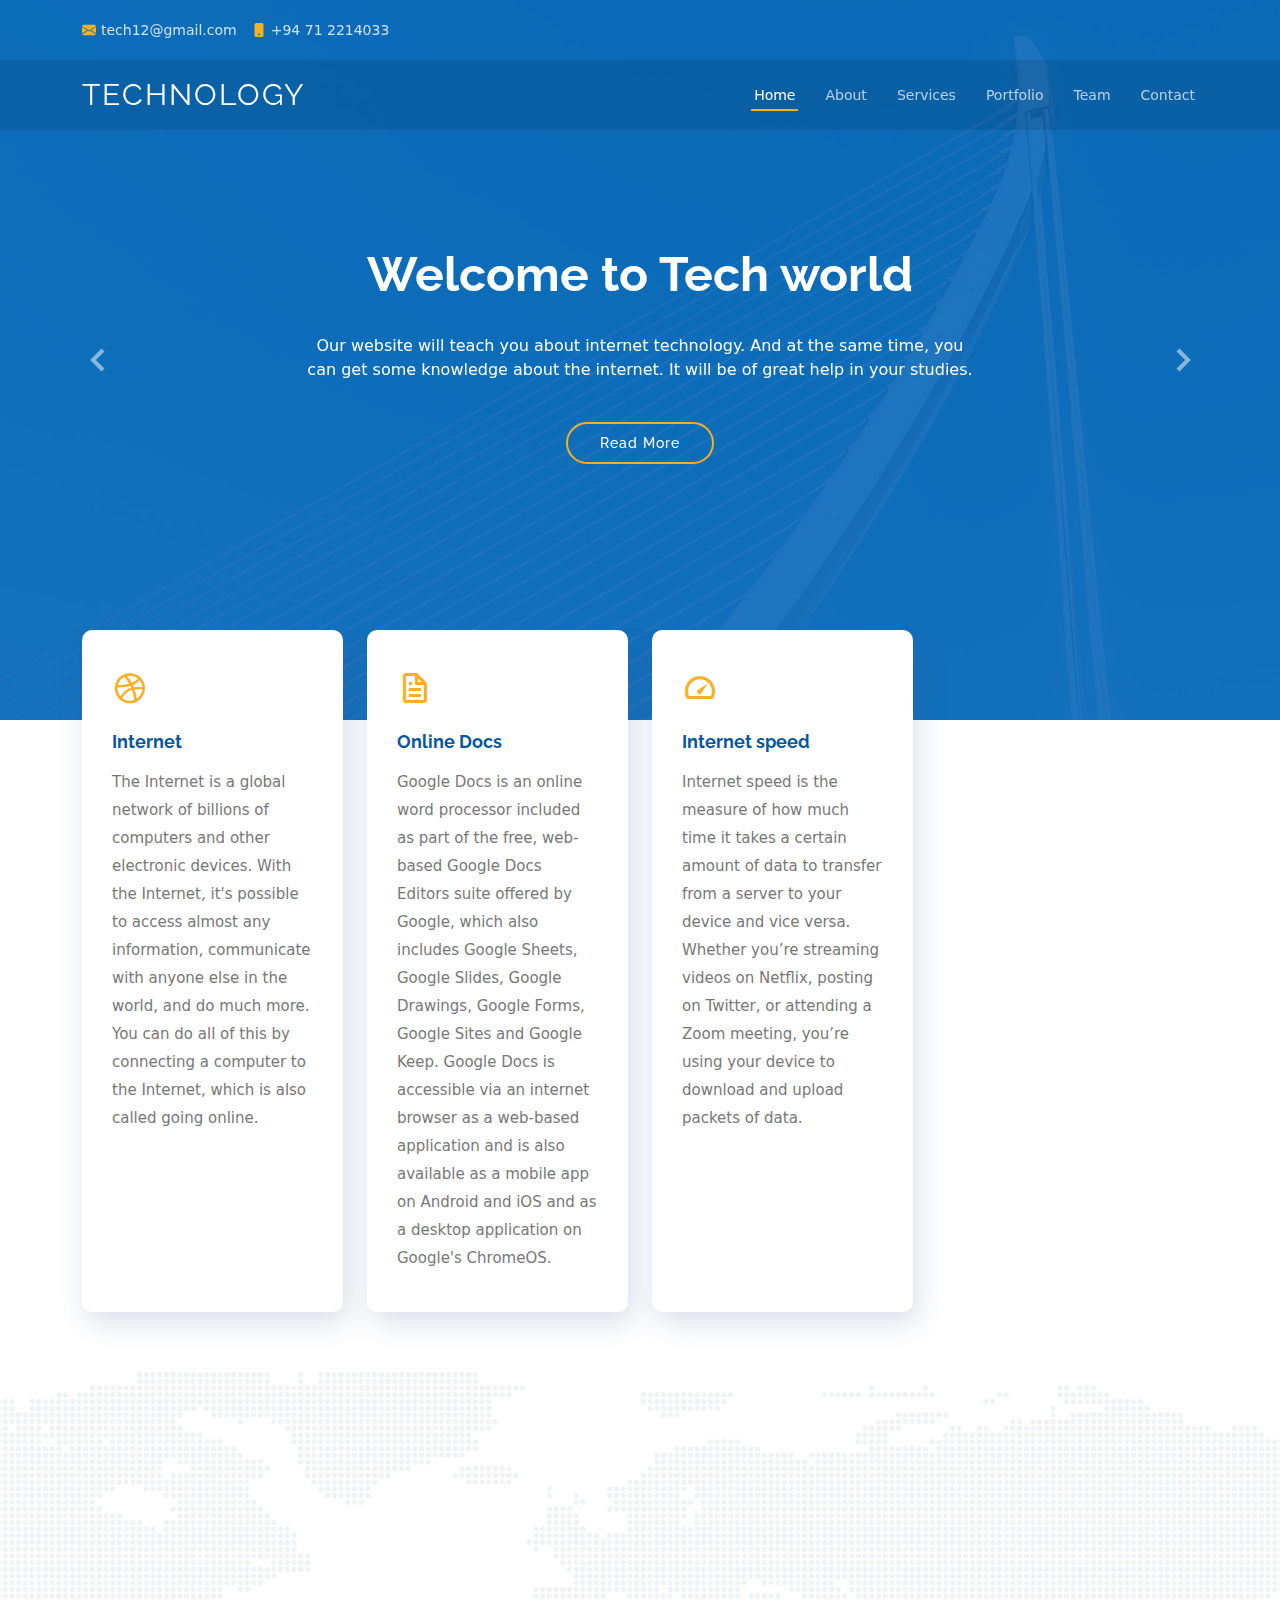
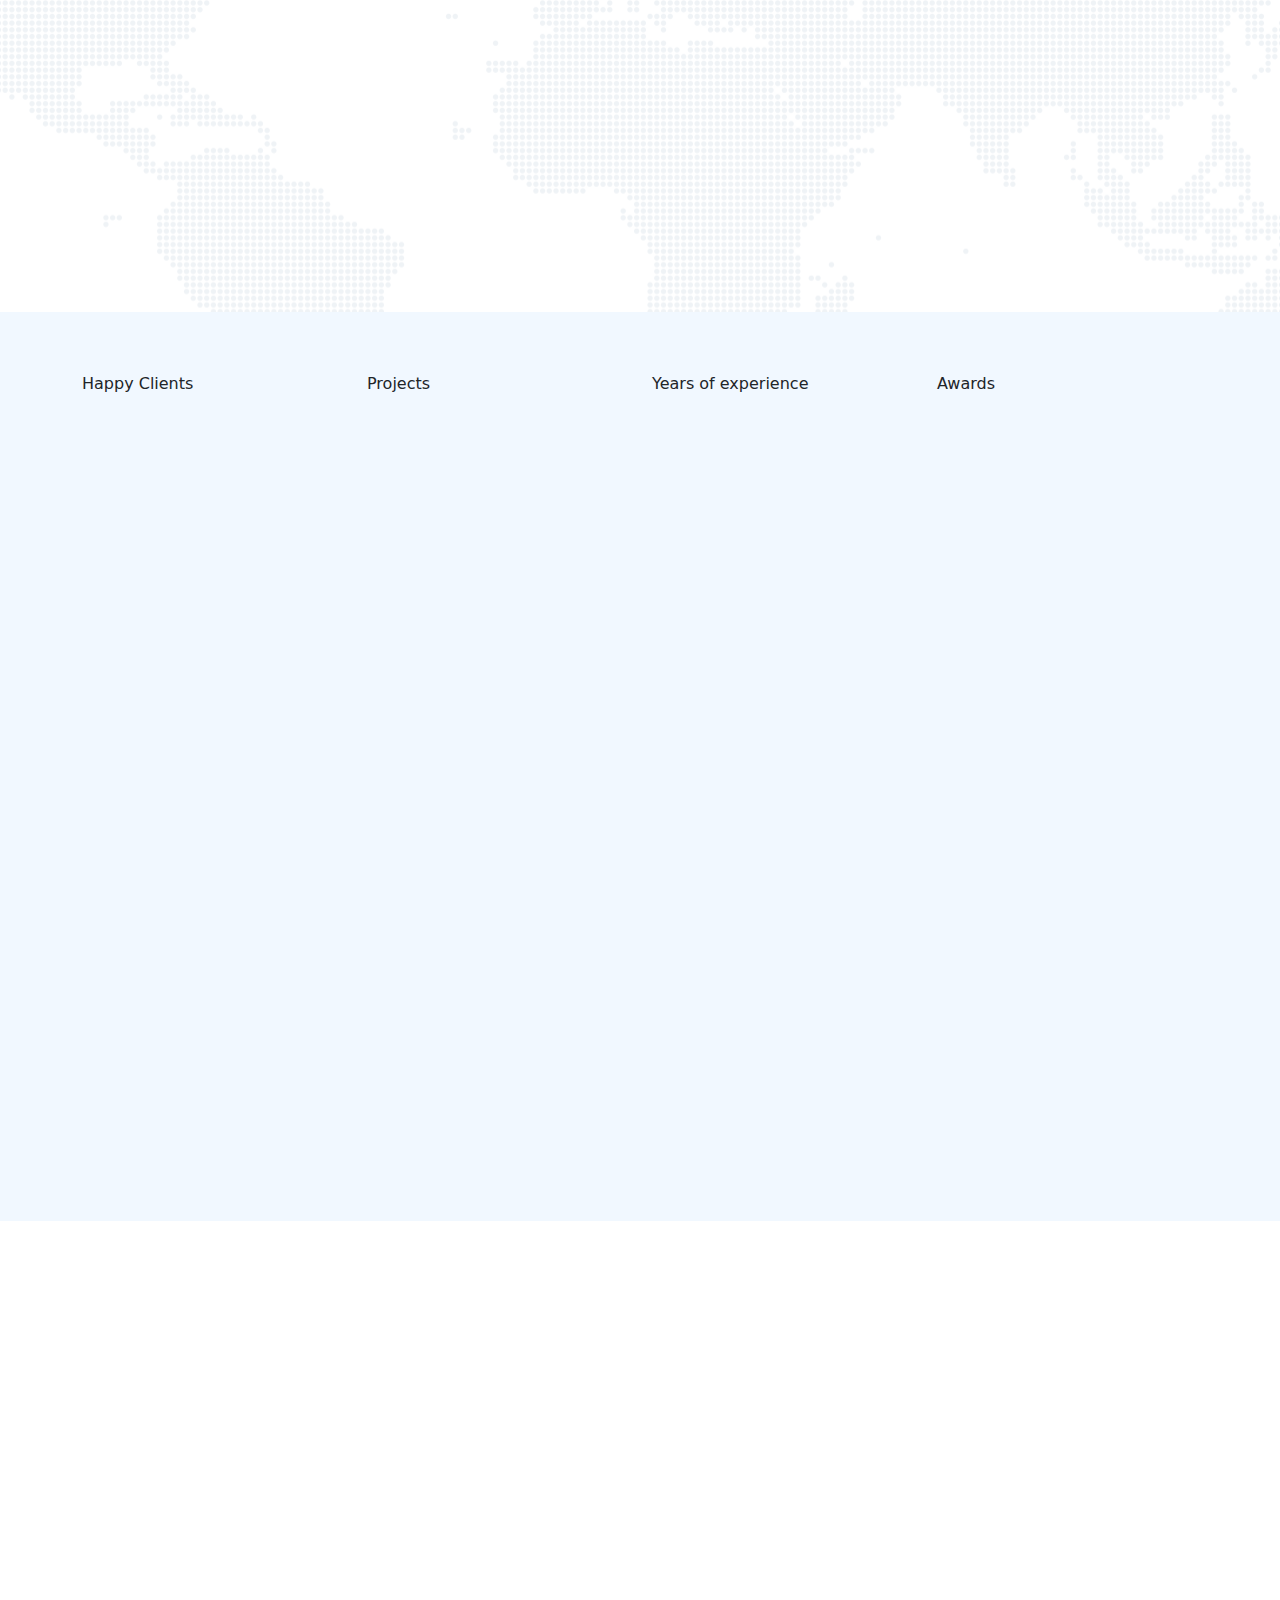
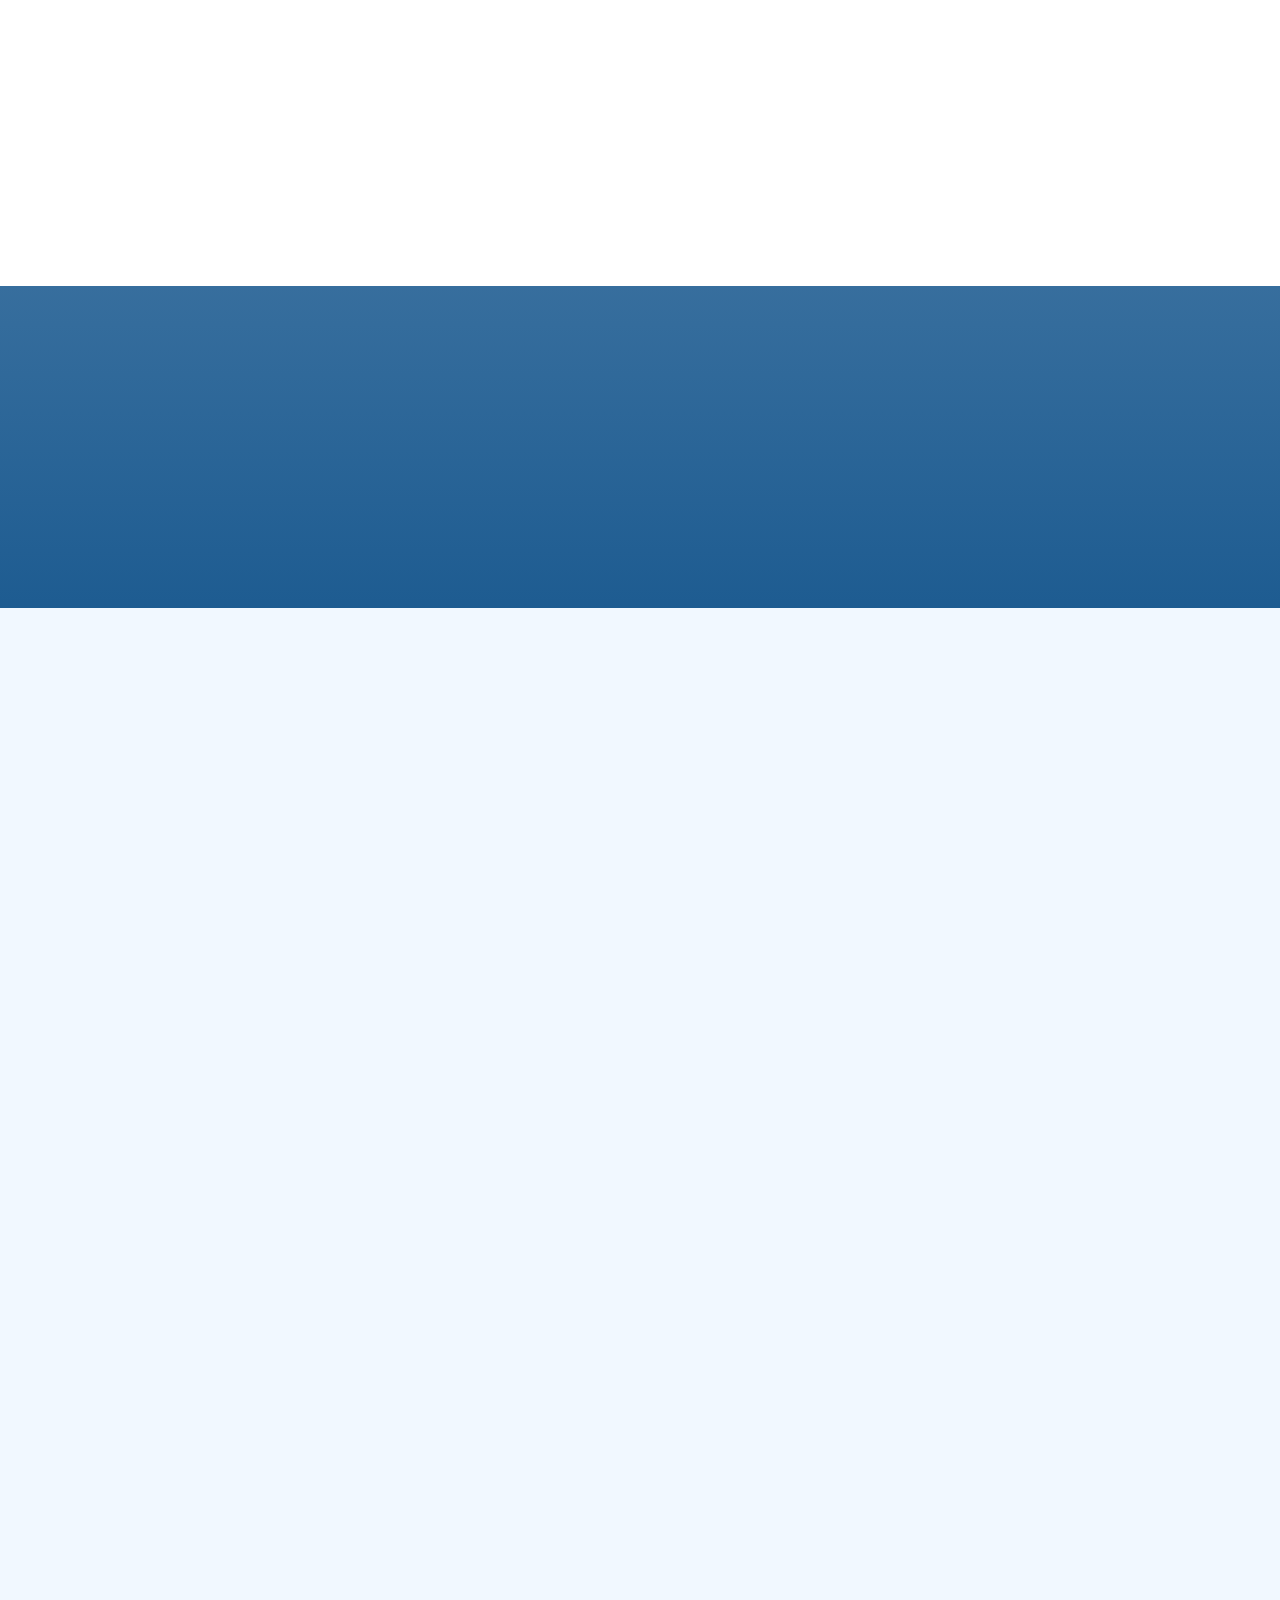
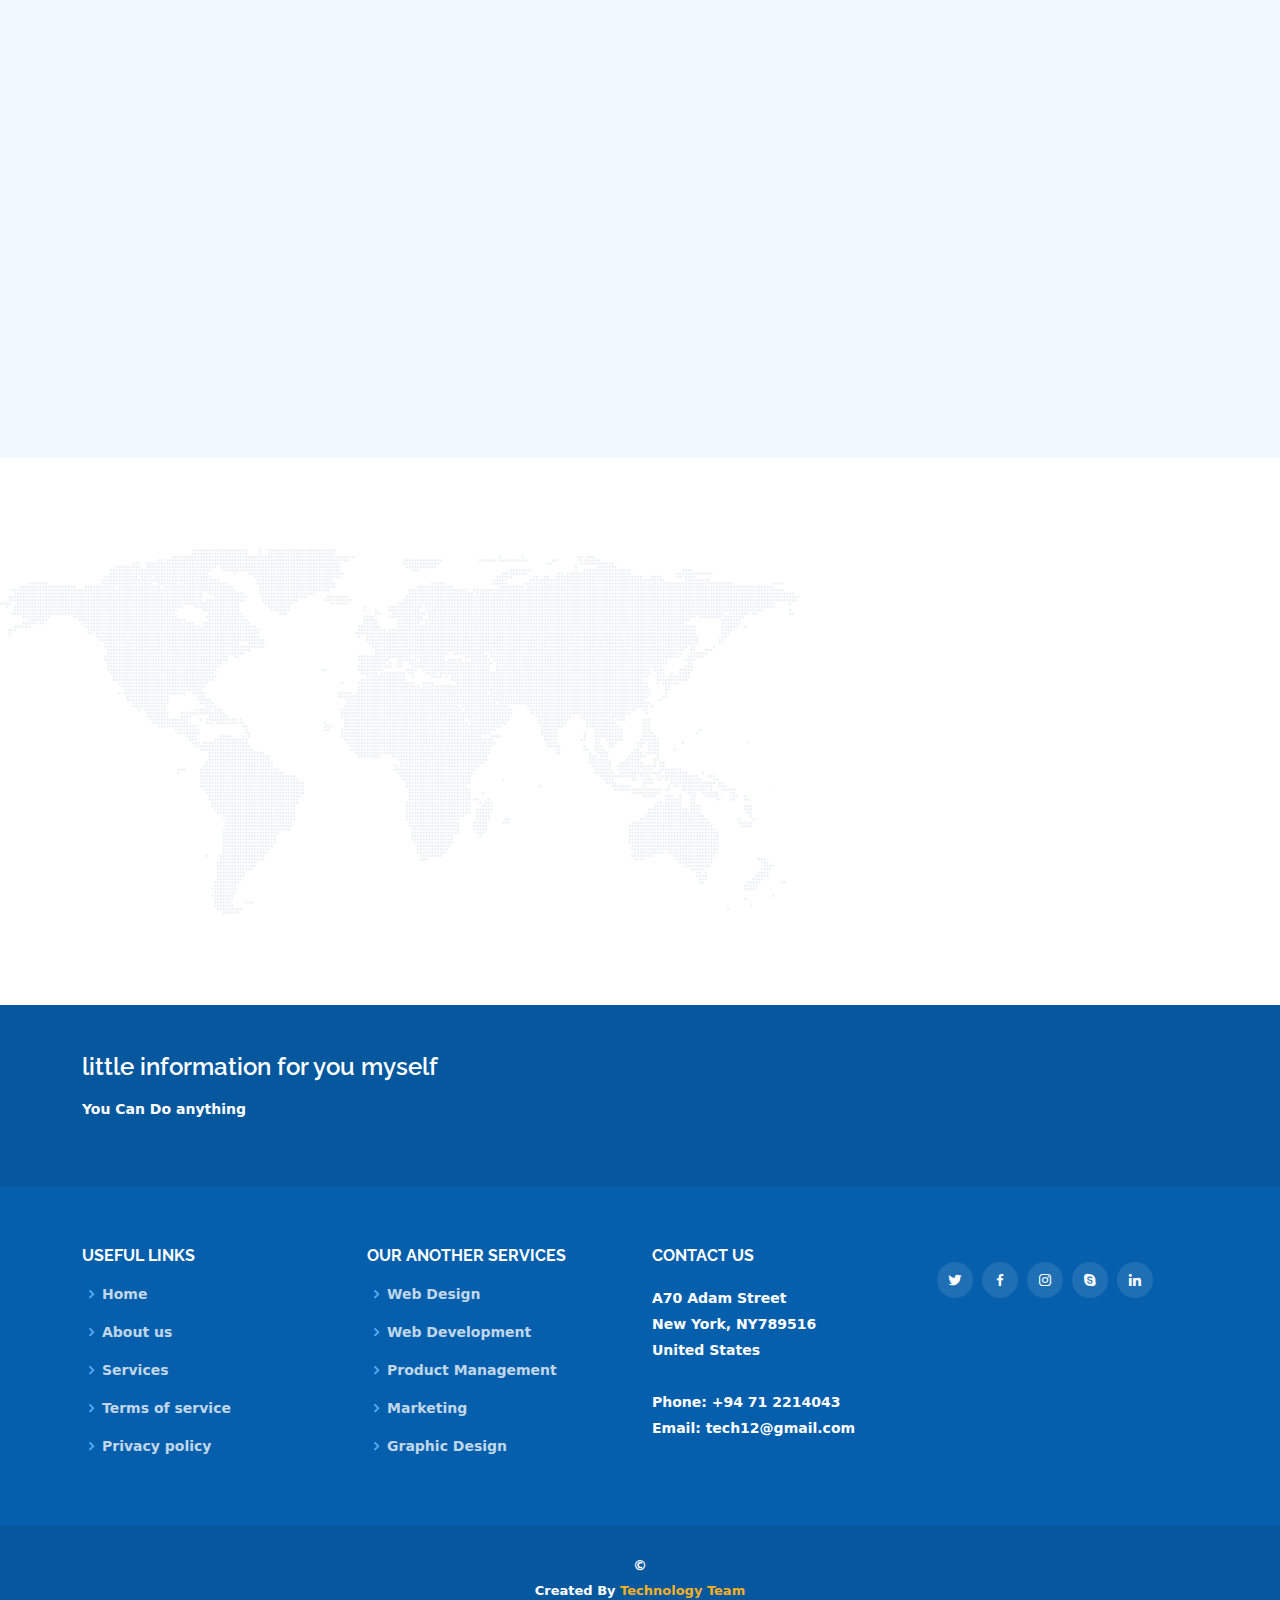
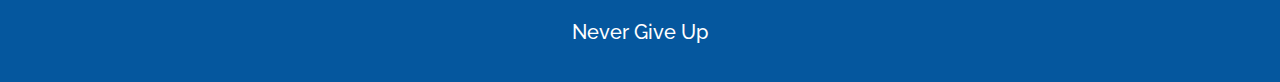
<file: web/index 2.html>
<!DOCTYPE html>
<html lang="en">

<head>
  <meta charset="utf-8">
  <meta content="width=device-width, initial-scale=1.0" name="viewport">

  <title>Technology</title>
  <meta content="" name="description">
  <meta content="" name="keywords">

  <!-- Favicons -->
  <link href="" rel="icon">
  <link href="assets/img/favicon.png" rel="apple-touch-icon">

  <!-- Google Fonts -->
  <link href="https://fonts.googleapis.com/css?family=Open+Sans:300,300i,400,400i,600,600i,700,700i|Raleway:300,300i,400,400i,500,500i,600,600i,700,700i|Poppins:300,300i,400,400i,500,500i,600,600i,700,700i" rel="stylesheet">

  <!-- Vendor CSS Files -->
  <link href="assets/vendor/animate.css/animate.min.css" rel="stylesheet">
  <link href="assets/vendor/aos/aos.css" rel="stylesheet">
  <link href="assets/vendor/bootstrap/css/bootstrap.min.css" rel="stylesheet">
  <link href="assets/vendor/bootstrap-icons/bootstrap-icons.css" rel="stylesheet">
  <link href="assets/vendor/boxicons/css/boxicons.min.css" rel="stylesheet">
  <link href="assets/vendor/glightbox/css/glightbox.min.css" rel="stylesheet">
  <link href="assets/vendor/remixicon/remixicon.css" rel="stylesheet">
  <link href="assets/vendor/swiper/swiper-bundle.min.css" rel="stylesheet">

  
  <link href="assets/css/style.css" rel="stylesheet">

 
</head>

<body>

  <!-- ======= Top Bar ======= -->
  <div id="topbar" class="fixed-top d-flex align-items-center ">
    <div class="container d-flex align-items-center justify-content-center justify-content-md-between">
      <div class="contact-info d-flex align-items-center">
        <i class="bi bi-envelope-fill"></i><a href="mailto:contact@example.com">tech12@gmail.com</a>
        <i class="bi bi-phone-fill phone-icon"></i> +94 71 2214033
      </div>
     
    </div>
  </div>

  <!-- ======= Header ======= -->
  <header id="header" class="fixed-top d-flex align-items-center ">
    <div class="container d-flex align-items-center justify-content-between">

      <h1 class="logo"><a href="index.html">Technology</a></h1>
      <!-- Uncomment below if you prefer to use an image logo -->
      <!-- <a href=index.html" class="logo"><img src="assets/img/logo.png" alt="" class="img-fluid"></a>-->

      <nav id="navbar" class="navbar">
        <ul>
          <li><a class="nav-link scrollto active" href="#hero">Home</a></li>
          <li><a class="nav-link scrollto" href="#about">About</a></li>
          <li><a class="nav-link scrollto" href="#services">Services</a></li>
          <li><a class="nav-link scrollto " href="#portfolio">Portfolio</a></li>
          <li><a class="nav-link scrollto" href="#team">Team</a></li>
          
          <li><a class="nav-link scrollto" href="#contact">Contact</a></li>
        </ul>
        <i class="bi bi-list mobile-nav-toggle"></i>
      </nav><!-- .navbar -->

    </div>
  </header><!-- End Header -->

  <!-- ======= Hero Section ======= -->
  <section id="hero" class="d-flex justify-cntent-center align-items-center">
    <div id="heroCarousel" data-bs-interval="5000" class="container carousel carousel-fade" data-bs-ride="carousel">

    
      <div class="carousel-item active">
        <div class="carousel-container">
          <h2 class="animate__animated animate__fadeInDown">Welcome to <span>Tech world</span></h2>
          <p class="animate__animated animate__fadeInUp">Our website will teach you about internet technology. And at the same time, you can get some knowledge about the internet. It will be of great help in your studies. </p>
          <a href="#about" class="btn-get-started animate__animated animate__fadeInUp scrollto">Read More</a>
        </div>
      </div>

    
      <a class="carousel-control-prev" href="#heroCarousel" role="button" data-bs-slide="prev">
        <span class="carousel-control-prev-icon bx bx-chevron-left" aria-hidden="true"></span>
      </a>

      <a class="carousel-control-next" href="#heroCarousel" role="button" data-bs-slide="next">
        <span class="carousel-control-next-icon bx bx-chevron-right" aria-hidden="true"></span>
      </a>

    </div>
  </section><!-- End Hero -->

  <main id="main">

    <!-- ======= Icon Boxes Section ======= -->
    <section id="icon-boxes" class="icon-boxes">
      <div class="container">

        <div class="row">
          <div class="col-md-6 col-lg-3 d-flex align-items-stretch mb-5 mb-lg-0" data-aos="fade-up">
            <div class="icon-box">
              <div class="icon"><i class="bx bxl-dribbble"></i></div>
              <h4 class="title"><a href="">Internet</a></h4>
              <p class="description">The Internet is a global network of billions of computers and other electronic devices. 
                With the Internet, it's possible to access almost any information, communicate with anyone else in the world, and do much more. 
                You can do all of this by connecting a computer to the Internet, which is also called going online.</p>
            </div>
          </div>

          <div class="col-md-6 col-lg-3 d-flex align-items-stretch mb-5 mb-lg-0" data-aos="fade-up" data-aos-delay="100">
            <div class="icon-box">
              <div class="icon"><i class="bx bx-file"></i></div>
              <h4 class="title"><a href="">Online Docs</a></h4>
              <p class="description">Google Docs is an online word processor included as part of the free, web-based Google Docs Editors suite offered by Google, which also includes Google Sheets, Google Slides, Google Drawings, Google Forms, Google Sites and Google Keep.
                 Google Docs is accessible via an internet browser as a web-based application and is also available as a mobile app on Android and iOS and as a desktop application on Google's ChromeOS.</p>
            </div>
          </div>

          <div class="col-md-6 col-lg-3 d-flex align-items-stretch mb-5 mb-lg-0" data-aos="fade-up" data-aos-delay="200">
            <div class="icon-box">
              <div class="icon"><i class="bx bx-tachometer"></i></div>
              <h4 class="title"><a href="">Internet speed</a></h4>
              <p class="description">Internet speed is the measure of how much time it takes a certain amount of data to transfer from a server to your device and vice versa.
                Whether you’re streaming videos on Netflix, posting on Twitter, or attending a Zoom meeting, you’re using your device to download and upload packets of data.</p>
            </div>
          </div>

         

        </div>

      </div>
    </section><!-- End Icon Boxes Section -->

    <!-- ======= About Us Section ======= -->
    <section id="about" class="about">
      <div class="container" data-aos="fade-up">

        <div class="section-title">
          <h2>Here is a little information about us.</h2>
         
        </div>

        <div class="row content">
          <div class="col-lg-6">
            <p>
              Now let's talk about our abilities.
            </p>
            <ul>
              <li><i class="ri-check-double-line"></i>
                We have an award for best internet technology.</li>
              <li><i class="ri-check-double-line"></i> We have a good team</li>
              <li><i class="ri-check-double-line"></i>We also go to universities and teach about electronics. We have received a warm response from the university students</li>
            </ul>
          </div>
          <div class="col-lg-6 pt-4 pt-lg-0">
            <p>
              Let's talk a little more about ourselves
            </p>
            <p>
              Of course, we went through a lot of trouble to get to this place. We never gave up, that's why we're here. I have a good team. We are like brothers, we are passionate about our work.
              That is the secret of our development
            </p>
            
          </div>
        </div>

      </div>
    </section><!-- End About Us Section -->

    <!-- ======= Counts Section ======= -->
    <section id="counts" class="counts section-bg">
      <div class="container">

        <div class="row justify-content-end">

          <div class="col-lg-3 col-md-5 col-6 d-md-flex align-items-md-stretch">
            <div class="count-box">
              <span data-purecounter-start="0" data-purecounter-end="65" data-purecounter-duration="2" class="purecounter"></span>
              <p>Happy Clients</p>
            </div>
          </div>

          <div class="col-lg-3 col-md-5 col-6 d-md-flex align-items-md-stretch">
            <div class="count-box">
              <span data-purecounter-start="0" data-purecounter-end="85" data-purecounter-duration="2" class="purecounter"></span>
              <p>Projects</p>
            </div>
          </div>

          <div class="col-lg-3 col-md-5 col-6 d-md-flex align-items-md-stretch">
            <div class="count-box">
              <span data-purecounter-start="0" data-purecounter-end="30" data-purecounter-duration="2" class="purecounter"></span>
              <p>Years of experience</p>
            </div>
          </div>

          <div class="col-lg-3 col-md-5 col-6 d-md-flex align-items-md-stretch">
            <div class="count-box">
              <span data-purecounter-start="0" data-purecounter-end="20" data-purecounter-duration="2" class="purecounter"></span>
              <p>Awards</p>
            </div>
          </div>

        </div>

      </div>
    </section><!-- End Counts Section -->

    <!-- ======= Why Us Section ======= -->
    <section id="why-us" class="why-us">
      <div class="container-fluid">

        <div class="row">

          <div class="col-lg-5 align-items-stretch position-relative video-box" style='background-image: url("internet_02-1536x922.webp");' data-aos="fade-right">
            <a href="◉ FREE STOCK footage HD ◉ Global Network Earth Tech Digital.mp4" class="glightbox play-btn mb-4"></a>
          </div>

          <div class="col-lg-7 d-flex flex-column justify-content-center align-items-stretch" data-aos="fade-left">

            <div class="content">
              <h3> <strong>The advantages and disadvantages of the Internet.</strong></h3>
             
            </div>

            <div class="accordion-list">
              <ul>
                <li data-aos="fade-up" data-aos-delay="100">
                  <a data-bs-toggle="collapse" class="collapse" data-bs-target="#accordion-list-1"><span>01</span>Whats's the Advantages of using Internet?<i class="bx bx-chevron-down icon-show"></i><i class="bx bx-chevron-up icon-close"></i></a>
                  <div id="accordion-list-1" class="collapse show" data-bs-parent=".accordion-list">
                    <p>
                      Among the main advantages of using the Internet are that it<strong> facilitates access to an infinite amount of information</strong> and the most varied (academic, opinion, and news, among others) worldwide. 
                      As if that were not enough, the network is capable of transmitting information immediately.<br><br>

                     The Internet<strong> allows real-time communications</strong> with multiple users around the world and even encourages the development of jobs between individuals who otherwise would not have the opportunity to interact.<br><br>
                    </p>
                  </div>
                </li>

                <li data-aos="fade-up" data-aos-delay="200">
                  <a data-bs-toggle="collapse" data-bs-target="#accordion-list-2" class="collapsed"><span>02</span> What's The Disadvanteges of using Internet? <i class="bx bx-chevron-down icon-show"></i><i class="bx bx-chevron-up icon-close"></i></a>
                  <div id="accordion-list-2" class="collapse" data-bs-parent=".accordion-list">
                    <p>
                      Among some of the main disadvantages of using the Internet are<strong> privacy issues</strong>, access to false or malicious information, virus threats, and receiving unwanted information (such as advertisements circulating via email ), among others.<br><br>

                      To combat some of these drawbacks,<strong>programs called firewalls</strong>(also called “firewalls”) have been developed that block access to the device, and antivirus programs that prevent or fight viruses that have already entered a device's operating system.<br><br>

                      The above content published at Collaborative Research Group is for<strong> informational and educational purposes only and has been developed by referring to reliable sources and recommendations from technology experts.</strong> We do not have any contact with official entities nor do we intend to replace the information that they emit.<br><br>
                    </p>
                  </div>
                </li>

                <li data-aos="fade-up" data-aos-delay="300">
                  <a data-bs-toggle="collapse" data-bs-target="#accordion-list-3" class="collapsed"><span>03</span>How does the Internet work? <i class="bx bx-chevron-down icon-show"></i><i class="bx bx-chevron-up icon-close"></i></a>
                  <div id="accordion-list-3" class="collapse" data-bs-parent=".accordion-list">
                    <p>
                      The Internet<strong> works through the Data Processing Centers</strong>, their servers, and the Internet Service Providers. Servers are the starting point of the data where a web page is hosted.<br><br>

                      The place that the web page occupies on the server is designated by an<strong> Internet Protocol address ( IP address for its designation in English)</strong>, which consists of a designation with numbers and characters. All other devices that are connected to an Internet connection also have a designated IP address.<br><br>

                      The IP address identifies, on the one hand, a place on the public server and, on the other hand,<strong> identifies the private receiving device</strong>. The devices also function as transmitters of the information they host, but they are places of private access and only the user can enable what data to share.<br><br>

                      There are some exceptions to unwanted access where <strong> hacker gains access to information</strong> on a personal device and takes the information stored there.<br><br>

                      Every time a user connects to the Internet, their device will request an IP address from the Internet Service Provider (ISP), so the number or IP address may change.<br><br>

                     <strong>It is through these IPs that the different devices can be interconnected with</sttrong> each other, through the Internet. In the case of the IP address of the servers, the number or address remains fixed.<br><br>
                    </p>
                  </div>
                </li>

              </ul>
            </div>

          </div>

        </div>

      </div>
    </section><!-- End Why Us Section -->

    <!-- ======= Services Section ======= -->
    <section id="services" class="services">
      <div class="container" data-aos="fade-up">

        <div class="section-title">
          <h2>Services</h2>
          <p>We will solve your (communication, internet) and other problems</p>
        </div>

        <div class="row">
         
          <div class="col-md-6 d-flex align-items-stretch mt-4 mt-md-0" data-aos="fade-up" data-aos-delay="200">
            <div class="icon-box">
              <i class="bi bi-bar-chart"></i>
              <h4><a href="#">Fixed the internet connection</a></h4>
              <p>If you have a communication breakdown, let us know and we can fix it.</p>
            </div>
          </div>
          <div class="col-md-6 d-flex align-items-stretch mt-4 mt-md-0" data-aos="fade-up" data-aos-delay="300">
            <div class="icon-box">
              <i class="bi bi-binoculars"></i>
              <h4><a href="#">Fixed the virus</a></h4>
              <p>If you have any virus on your computer, we can fix it after you notify us.</p>
            </div>
          </div>

         
          <div class="col-md-6 d-flex align-items-stretch mt-4 mt-md-0" data-aos="fade-up" data-aos-delay="600">
            <div class="icon-box">
              <i class="bi bi-fire"></i>
              <h4><a href="#">MAke storng FIre wall</a></h4>
              <p>If you fear unwanted viruses entering your smart devices, let us know and we can set up a firewall to prevent it.</p>
            </div>
          </div>
        </div>

      </div>
    </section><!-- End Services Section -->

    <!-- ======= Cta Section ======= -->
    <section id="cta" class="cta">
      <div class="container">

        <div class="row" data-aos="zoom-in">
          <div class="col-lg-9 text-center text-lg-start">
            <h3>Call To Action</h3>
            <p> If you have an emergency, you can contact us on the phone number below.</p>
          </div>
          <div class="col-lg-3 cta-btn-container text-center">
            <a class="cta-btn align-middle" href="#footer">Call To Action</a>
          </div>
        </div>

      </div>
    </section><!-- End Cta Section -->

   

    <!-- ======= Team Section ======= -->
    <section id="team" class="team section-bg">
      <div class="container" data-aos="fade-up">

        <div class="section-title">
          <h2>Amazing Team</h2>
          
        </div>

        <div class="row">

          <div class="col-lg-6" data-aos="fade-up" data-aos-delay="100">
            <div class="member d-flex align-items-start">
              <div class="pic"><img src="assets/img/team/team-1.jpg" class="img-fluid" alt=""></div>
              <div class="member-info">
                <h4>Resadhu Fernando</h4>
                <span>Owner OF company</span>
                <p>Start our company</p>
                <div class="social">
                  <a href=""><i class="ri-twitter-fill"></i></a>
                  <a href=""><i class="ri-facebook-fill"></i></a>
                  <a href=""><i class="ri-instagram-fill"></i></a>
                  <a href=""> <i class="ri-linkedin-box-fill"></i> </a>
                </div>
              </div>
            </div>
          </div>

          <div class="col-lg-6 mt-4 mt-lg-0" data-aos="fade-up" data-aos-delay="200">
            <div class="member d-flex align-items-start">
              <div class="pic"><img src="assets/img/team/team-2.jpg" class="img-fluid" alt=""></div>
              <div class="member-info">
                <h4>Zonia Fernando</h4>
                <span>Manager</span>
                <p>Suply information</p>
                <div class="social">
                  <a href=""><i class="ri-twitter-fill"></i></a>
                  <a href=""><i class="ri-facebook-fill"></i></a>
                  <a href=""><i class="ri-instagram-fill"></i></a>
                  <a href=""> <i class="ri-linkedin-box-fill"></i> </a>
                </div>
              </div>
            </div>
          </div>

          <div class="col-lg-6 mt-4" data-aos="fade-up" data-aos-delay="300">
            <div class="member d-flex align-items-start">
              <div class="pic"><img src="assets/img/team/team-3.jpg" class="img-fluid" alt=""></div>
              <div class="member-info">
                <h4>Madushan fernando</h4>
                <span>Web site Developer</span>
                <p>Dealing With Bisnuess</p>
                <div class="social">
                  <a href=""><i class="ri-twitter-fill"></i></a>
                  <a href=""><i class="ri-facebook-fill"></i></a>
                  <a href=""><i class="ri-instagram-fill"></i></a>
                  <a href=""> <i class="ri-linkedin-box-fill"></i> </a>
                </div>
              </div>
            </div>
          </div>

          <div class="col-lg-6 mt-4" data-aos="fade-up" data-aos-delay="400">
            <div class="member d-flex align-items-start">
              <div class="pic"><img src="assets/img/team/team-4.jpg" class="img-fluid" alt=""></div>
              <div class="member-info">
                <h4>Danthika Madushani</h4>
                <span>Accountant</span>
                <p>dealing Money</p>
                <div class="social">
                  <a href=""><i class="ri-twitter-fill"></i></a>
                  <a href=""><i class="ri-facebook-fill"></i></a>
                  <a href=""><i class="ri-instagram-fill"></i></a>
                  <a href=""> <i class="ri-linkedin-box-fill"></i> </a>
                </div>
              </div>
            </div>
          </div>

        </div>

      </div>
    </section><!-- End Team Section -->

   

    <!-- ======= Frequently Asked Questions Section ======= -->
    <section id="faq" class="faq section-bg">
      <div class="container" data-aos="fade-up">

        <div class="section-title">
          <h2>Asked Questions</h2>
        </div>

        <div class="faq-list">
          <ul>
            <li data-aos="fade-up" data-aos="fade-up" data-aos-delay="100">
              <i class="bx bx-help-circle icon-help"></i> <a data-bs-toggle="collapse" class="collapse" data-bs-target="#faq-list-1">How To Fixed Connection Issuse? <i class="bx bx-chevron-down icon-show"></i><i class="bx bx-chevron-up icon-close"></i></a>
              <div id="faq-list-1" class="collapse show" data-bs-parent=".faq-list">
                <p>
                  <strong>1. Restart your modem and router or internet gateway (modem/router combo)</strong>
                  <br><br>
                  An equipment restart is the golden rule of internet troubleshooting. This should always be your first step; it’s simple, easy, and incredibly effective. 
                  <br><br>
                 <strong> 2. Check your wires and cables</strong>
                 <br><br>
                Loose or damaged cables can cause a wide range of internet issues. Sometimes the fix is as simple as tightening a connection, other times you may need to replace a cable or require the help of a broadband technician.
               <br><br>
                <strong>3. Move your router to a better spot</strong>
                <br><br>
                If you’re using the internet over Wi-Fi, router placement is crucial. Sometimes moving your router just a few feet or changing the angle of the antennae can make a world of difference.
                </p>
              </div>
            </li>

            <li data-aos="fade-up" data-aos-delay="200">
              <i class="bx bx-help-circle icon-help"></i> <a data-bs-toggle="collapse" data-bs-target="#faq-list-2" class="collapsed">How To Set Fire Walle? <i class="bx bx-chevron-down icon-show"></i><i class="bx bx-chevron-up icon-close"></i></a>
              <div id="faq-list-2" class="collapse" data-bs-parent=".faq-list">
                <p>
                  1
                  Select the Start Windows logo <strong> Start button button > Settings Gear-shaped Settings icon > Update & Security Circular arrows Sync icon > Windows Security</strong> and then <strong>Firewall & network protection. Open Windows Security settings</strong><br><br>

                  2
                  Select a network profile.<br><br>

                  3
                  Under<strong> Microsoft Defender Firewall</strong>, switch the setting to On. If your device is connected to a network, network policy settings might prevent you from completing these steps. For more info, contact your administrator.
                </p>
              </div>
            </li>

          </ul>
        </div>

      </div>
    </section><!-- End Frequently Asked Questions Section -->

    <!-- ======= Contact Section ======= -->
    <section id="contact" class="contact">
      <div class="container" data-aos="fade-up">

        <div class="section-title">
          <h2>Contact Us</h2>
        </div>

        <div class="row mt-1 d-flex justify-content-end" data-aos="fade-right" data-aos-delay="100">

          <div class="col-lg-5">
            <div class="info">
              <div class="address">
                <i class="bi bi-geo-alt"></i>
                <h4>Location:</h4>
                <p>A70 Tom Street, New York, NY 789516</p>
              </div>

              <div class="email">
                <i class="bi bi-envelope"></i>
                <h4>Email:</h4>
                <p>tech12@gmail.com</p>
              </div>

              <div class="phone">
                <i class="bi bi-phone"></i>
                <h4>Call:</h4>
                <p>+94 72214043</p>
              </div>

            </div>

          </div>

          <div class="col-lg-6 mt-5 mt-lg-0" data-aos="fade-left" data-aos-delay="100">

            <form action="forms/contact.php" method="post" role="form" class="php-email-form">
              <div class="row">
                <div class="col-md-6 form-group">
                  <input type="text" name="name" class="form-control" id="name" placeholder="Your Name" required>
                </div>
                <div class="col-md-6 form-group mt-3 mt-md-0">
                  <input type="email" class="form-control" name="email" id="email" placeholder="Your Email" required>
                </div>
              </div>
              <div class="form-group mt-3">
                <input type="text" class="form-control" name="subject" id="subject" placeholder="Subject" required>
              </div>
              <div class="form-group mt-3">
                <textarea class="form-control" name="message" rows="5" placeholder="Message" required></textarea>
              </div>
              <div class="my-3">
                <div class="loading">Loading</div>
                <div class="error-message"></div>
                <div class="sent-message">Your message has been sent. Thank you!</div>
              </div>
              <div class="text-center"><button type="submit">Send Message</button></div>
            </form>

          </div>

        </div>

      </div>
    </section><!-- End Contact Section -->

  </main><!-- End #main -->

  <!-- ======= Footer ======= -->
  <footer id="footer">

    <div class="footer-newsletter">
      <div class="container">
        <div class="row">
          <div class="col-lg-6">
            <h4>little information for you myself</h4>
            <p>You Can Do anything</p>
          </div>
        
        </div>
      </div>
    </div>

    <div class="footer-top">
      <div class="container">
        <div class="row">

          <div class="col-lg-3 col-md-6 footer-links">
            <h4>Useful Links</h4>
            <ul>
              <li><i class="bx bx-chevron-right"></i> <a href="#">Home</a></li>
              <li><i class="bx bx-chevron-right"></i> <a href="#">About us</a></li>
              <li><i class="bx bx-chevron-right"></i> <a href="#">Services</a></li>
              <li><i class="bx bx-chevron-right"></i> <a href="#">Terms of service</a></li>
              <li><i class="bx bx-chevron-right"></i> <a href="#">Privacy policy</a></li>
            </ul>
          </div>

          <div class="col-lg-3 col-md-6 footer-links">
            <h4>Our Another Services</h4>
            <ul>
              <li><i class="bx bx-chevron-right"></i> <a href="#">Web Design</a></li>
              <li><i class="bx bx-chevron-right"></i> <a href="#">Web Development</a></li>
              <li><i class="bx bx-chevron-right"></i> <a href="#">Product Management</a></li>
              <li><i class="bx bx-chevron-right"></i> <a href="#">Marketing</a></li>
              <li><i class="bx bx-chevron-right"></i> <a href="#">Graphic Design</a></li>
            </ul>
          </div>

          <div class="col-lg-3 col-md-6 footer-contact">
            <h4>Contact Us</h4>
            <p>
              A70 Adam Street <br>
              New York, NY789516<br>
              United States <br><br>
              <strong>Phone:</strong> +94 71 2214043<br>
              <strong>Email:</strong> tech12@gmail.com<br>
            </p>

          </div>

          <div class="col-lg-3 col-md-6 footer-info">
            
            <div class="social-links mt-3">
              <a href="#" class="twitter"><i class="bx bxl-twitter"></i></a>
              <a href="#" class="facebook"><i class="bx bxl-facebook"></i></a>
              <a href="#" class="instagram"><i class="bx bxl-instagram"></i></a>
              <a href="#" class="google-plus"><i class="bx bxl-skype"></i></a>
              <a href="#" class="linkedin"><i class="bx bxl-linkedin"></i></a>
            </div>
          </div>

        </div>
      </div>
    </div>

    <div class="container">
      <div class="copyright">
        &copy; <strong><span></span></strong>
      </div>
      <div class="credits">
        <!-- All the links in the footer should remain intact. -->
        <!-- You can delete the links only if you purchased the pro version. -->
        <!-- Licensing information: https://bootstrapmade.com/license/ -->
        <!-- Purchase the pro version with working PHP/AJAX contact form: https://bootstrapmade.com/anyar-free-multipurpose-one-page-bootstrap-theme/ -->
        Created By <a href="#">Technology Team</a>
        <br><br>
        <h5> Never Give Up</h5>
      </div>
    </div>
  </footer><!-- End Footer -->

  <div id="preloader"></div>
  <a href="#" class="back-to-top d-flex align-items-center justify-content-center"><i class="bi bi-arrow-up-short"></i></a>

  <!-- Vendor JS Files -->
  <script src="assets/vendor/aos/aos.js"></script>
  <script src="assets/vendor/bootstrap/js/bootstrap.bundle.min.js"></script>
  <script src="assets/vendor/glightbox/js/glightbox.min.js"></script>
  <script src="assets/vendor/isotope-layout/isotope.pkgd.min.js"></script>
  <script src="assets/vendor/swiper/swiper-bundle.min.js"></script>
  <script src="assets/vendor/php-email-form/validate.js"></script>

  <!-- Template Main JS File -->
  <script src="assets/js/main.js"></script>


</body>

</html>
</file>
<file: web/assets/css/style.css>
--------------------------------------------------------------*/
body {
  font-family: "Open Sans", sans-serif;
  color: #444444;
}

a {
  text-decoration: none;
  color: #0880e8;
}

a:hover {
  color: #2b99f8;
  text-decoration: none;
}

h1,
h2,
h3,
h4,
h5,
h6 {
  font-family: "Raleway", sans-serif;
}

/*--------------------------------------------------------------
# Back to top button
--------------------------------------------------------------*/
.back-to-top {
  position: fixed;
  visibility: hidden;
  opacity: 0;
  right: 15px;
  bottom: 15px;
  z-index: 996;
  background: #800080;
  width: 40px;
  height: 40px;
  border-radius: 50px;
  transition: all 0.4s;
}

.back-to-top i {
  font-size: 28px;
  color: #fff;
  line-height: 0;
}

.back-to-top:hover {
  background:#800080 ;
  color: #fff;
}

.back-to-top.active {
  visibility: visible;
  opacity: 1;
}

/*--------------------------------------------------------------
# Preloader
--------------------------------------------------------------*/
#preloader {
  position: fixed;
  top: 0;
  left: 0;
  right: 0;
  bottom: 0;
  z-index: 9999;
  overflow: hidden;
  background: #fff;
}

#preloader:before {
  content: "";
  position: fixed;
  top: calc(50% - 30px);
  left: calc(50% - 30px);
  border: 6px solid #800080;
  border-top-color: #bfe0fd;
  border-radius: 50%;
  width: 60px;
  height: 60px;
  animation: animate-preloader 1s linear infinite;
}

@keyframes animate-preloader {
  0% {
    transform: rotate(0deg);
  }

  100% {
    transform: rotate(360deg);
  }
}

/*--------------------------------------------------------------
# Disable aos animation delay on mobile devices
--------------------------------------------------------------*/
@media screen and (max-width: 768px) {
  [data-aos-delay] {
    transition-delay: 0 !important;
  }
}

/*--------------------------------------------------------------
# Top Bar
--------------------------------------------------------------*/
#topbar {
  height: 60px;
  padding: 0;
  font-size: 14px;
  transition: all 0.5s;
  overflow: hidden;
  color: rgba(255, 255, 255, 0.8);
  z-index: 996;
}

#topbar.topbar-scrolled {
  top: -60px;
}

#topbar .contact-info a {
  line-height: 0;
  color: rgba(255, 255, 255, 0.8);
  transition: 0.3s;
}

#topbar .contact-info a:hover {
  text-decoration: underline;
}

#topbar .contact-info i {
  color: #f6b024;
  line-height: 0;
  margin-right: 5px;
}

#topbar .contact-info .phone-icon {
  margin-left: 15px;
}

#topbar .cta {
  background: transparent;
}

#topbar .cta a {
  color: #fff;
  background: #f6b024;
  padding: 6px 24px 8px 24px;
  display: inline-block;
  transition: 0.3s;
  border-radius: 50px;
}

#topbar .cta a:hover {
  background: #f1a40a;
}

/*--------------------------------------------------------------
# Header
--------------------------------------------------------------*/
#header {
  background: rgba(0, 0, 0, 0.1);
  transition: all 0.5s;
  z-index: 997;
  height: 70px;
  top: 60px;
}

#header.header-scrolled {
  background: #800080;
  top: 0;
}

#header .logo {
  font-size: 30px;
  margin: 0;
  padding: 0;
  line-height: 1;
  font-weight: 400;
  letter-spacing: 2px;
  text-transform: uppercase;
}

#header .logo a {
  color: #fff;
}

#header .logo img {
  max-height: 40px;
}

.header-inner-pages {
  background: #800080 !important;
}

.topbar-inner-pages {
  background: #800080 !important;
}

/*--------------------------------------------------------------
# Navigation Menu
--------------------------------------------------------------*/
/**
* Desktop Navigation 
*/
.navbar {
  padding: 0;
}

.navbar ul {
  margin: 0;
  padding: 0;
  display: flex;
  list-style: none;
  align-items: center;
}

.navbar li {
  position: relative;
}

.navbar>ul>li {
  position: relative;
  white-space: nowrap;
  padding: 10px 0 10px 24px;
}

.navbar a,
.navbar a:focus {
  display: flex;
  align-items: center;
  justify-content: space-between;
  padding: 0 3px;
  font-size: 14px;
  color: rgba(255, 255, 255, 0.7);
  white-space: nowrap;
  transition: 0.3s;
  position: relative;
}

.navbar a i,
.navbar a:focus i {
  font-size: 12px;
  line-height: 0;
  margin-left: 5px;
}

.navbar>ul>li>a:before {
  content: "";
  position: absolute;
  width: 100%;
  height: 2px;
  bottom: -5px;
  left: 0;
  background-color: #f6b024;
  visibility: hidden;
  width: 0px;
  transition: all 0.3s ease-in-out 0s;
}

.navbar a:hover:before,
.navbar li:hover>a:before,
.navbar .active:before {
  visibility: visible;
  width: 100%;
}

.navbar a:hover,
.navbar .active,
.navbar .active:focus,
.navbar li:hover>a {
  color: #fff;
}

.navbar .dropdown ul {
  display: block;
  position: absolute;
  left: 14px;
  top: calc(100% + 30px);
  margin: 0;
  padding: 10px 0;
  z-index: 99;
  opacity: 0;
  visibility: hidden;
  background: #fff;
  box-shadow: 0px 0px 30px rgba(127, 137, 161, 0.25);
  transition: 0.3s;
  border-radius: 8px;
}

.navbar .dropdown ul li {
  min-width: 200px;
}

.navbar .dropdown ul a {
  padding: 10px 20px;
  font-size: 14px;
  font-weight: 500;
  text-transform: none;
  color: #032e54;
}

.navbar .dropdown ul a i {
  font-size: 12px;
}

.navbar .dropdown ul a:hover,
.navbar .dropdown ul .active:hover,
.navbar .dropdown ul li:hover>a {
  color: #0880e8;
}

.navbar .dropdown:hover>ul {
  opacity: 1;
  top: 100%;
  visibility: visible;
}

.navbar .dropdown .dropdown ul {
  top: 0;
  left: calc(100% - 30px);
  visibility: hidden;
}

.navbar .dropdown .dropdown:hover>ul {
  opacity: 1;
  top: 0;
  left: 100%;
  visibility: visible;
}

@media (max-width: 1366px) {
  .navbar .dropdown .dropdown ul {
    left: -90%;
  }

  .navbar .dropdown .dropdown:hover>ul {
    left: -100%;
  }
}

/**
* Mobile Navigation 
*/
.mobile-nav-toggle {
  color: #fff;
  font-size: 28px;
  cursor: pointer;
  display: none;
  line-height: 0;
  transition: 0.5s;
}

.mobile-nav-toggle.bi-x {
  color: #f6b024;
}

@media (max-width: 991px) {
  .mobile-nav-toggle {
    display: block;
  }

  .navbar ul {
    display: none;
  }
}

.navbar-mobile {
  position: fixed;
  overflow: hidden;
  top: 0;
  right: 0;
  left: 0;
  bottom: 0;
  background: rgba(5, 74, 133, 0.9);
  transition: 0.3s;
  z-index: 999;
}

.navbar-mobile .mobile-nav-toggle {
  position: absolute;
  top: 15px;
  right: 15px;
}

.navbar-mobile ul {
  display: block;
  position: absolute;
  top: 55px;
  right: 15px;
  bottom: 15px;
  left: 15px;
  padding: 10px 0;
  border-radius: 10px;
  background-color: #fff;
  overflow-y: auto;
  transition: 0.3s;
}

.navbar-mobile>ul>li {
  padding: 0;
}

.navbar-mobile a,
.navbar-mobile a:focus {
  padding: 10px 20px;
  font-size: 15px;
  color: #0665b7;
}

.navbar-mobile a:hover:before,
.navbar-mobile li:hover>a:before,
.navbar-mobile .active:before {
  visibility: hidden;
}

.navbar-mobile a:hover,
.navbar-mobile .active,
.navbar-mobile li:hover>a {
  color: #f6b024;
}

.navbar-mobile .getstarted,
.navbar-mobile .getstarted:focus {
  margin: 15px;
}

.navbar-mobile .dropdown ul {
  position: static;
  display: none;
  margin: 10px 20px;
  padding: 10px 0;
  z-index: 99;
  opacity: 1;
  visibility: visible;
  background: #fff;
  box-shadow: 0px 0px 30px rgba(127, 137, 161, 0.25);
}

.navbar-mobile .dropdown ul li {
  min-width: 200px;
}

.navbar-mobile .dropdown ul a {
  padding: 10px 20px;
}

.navbar-mobile .dropdown ul a i {
  font-size: 12px;
}

.navbar-mobile .dropdown ul a:hover,
.navbar-mobile .dropdown ul .active:hover,
.navbar-mobile .dropdown ul li:hover>a {
  color: #f6b024;
}

.navbar-mobile .dropdown>.dropdown-active {
  display: block;
}

/*--------------------------------------------------------------
# Hero Section
--------------------------------------------------------------*/
#hero {
  width: 100%;
  height: 80vh;
  overflow: hidden;
  position: relative;
  background: url("../img/hero-bg.jpg") top center;
  background-size: cover;
  position: relative;
  margin-bottom: -90px;
  z-index: 99;
  transition: 0.3s;
}

#hero:before {
  content: "";
  background: rgba(6, 101, 183, 0.9);
  position: absolute;
  bottom: 0;
  top: 0;
  left: 0;
  right: 0;
}

#hero .carousel-container {
  display: flex;
  justify-content: center;
  align-items: center;
  flex-direction: column;
  text-align: center;
  bottom: 0;
  top: 0;
  left: 0;
  right: 0;
}

#hero h2 {
  color: #fff;
  margin-bottom: 30px;
  font-size: 48px;
  font-weight: 700;
}

#hero p {
  width: 80%;
  animation-delay: 0.4s;
  margin: 0 auto 30px auto;
  color: #fff;
}

#hero .carousel-control-prev,
#hero .carousel-control-next {
  width: 10%;
}

#hero .carousel-control-next-icon,
#hero .carousel-control-prev-icon {
  background: none;
  font-size: 48px;
  line-height: 1;
  width: auto;
  height: auto;
}

#hero .btn-get-started {
  font-family: "Raleway", sans-serif;
  font-weight: 500;
  font-size: 14px;
  letter-spacing: 1px;
  display: inline-block;
  padding: 12px 32px;
  border-radius: 50px;
  transition: 0.5s;
  line-height: 1;
  margin: 10px;
  color: #fff;
  animation-delay: 0.8s;
  border: 2px solid #f6b024;
}

#hero .btn-get-started:hover {
  background: #f6b024;
  color: #fff;
  text-decoration: none;
}

@media (min-width: 1024px) {
  #hero p {
    width: 60%;
  }

  #hero .carousel-control-prev,
  #hero .carousel-control-next {
    width: 5%;
  }
}

@media (max-width: 768px),
(max-height: 700px) {
  #hero {
    height: 120vh;
    padding: 100px 0;
  }

  #hero h2 {
    font-size: 28px;
  }
}

/*--------------------------------------------------------------
# Sections General
--------------------------------------------------------------*/
section {
  padding: 60px 0;
  overflow: hidden;
}

.section-bg {
  background-color: #f1f8ff;
}

.section-title {
  text-align: center;
  padding-bottom: 30px;
}

.section-title h2 {
  font-size: 32px;
  font-weight: bold;
  text-transform: uppercase;
  margin-bottom: 20px;
  padding-bottom: 0;
  color: #054a85;
}

.section-title p {
  margin-bottom: 0;
  font-style: italic;
}

/*--------------------------------------------------------------
# Icon Boxes
--------------------------------------------------------------*/
.icon-boxes {
  padding-top: 0;
  position: relative;
  z-index: 100;
}

.icon-boxes .icon-box {
  padding: 40px 30px;
  position: relative;
  overflow: hidden;
  background: #fff;
  box-shadow: 5px 10px 29px 0 rgba(68, 88, 144, 0.2);
  transition: all 0.3s ease-in-out;
  border-radius: 10px;
}

.icon-boxes .icon {
  margin: 0 auto 20px auto;
  display: inline-block;
  text-align: center;
}

.icon-boxes .icon i {
  font-size: 36px;
  line-height: 1;
  color: #f6b024;
}

.icon-boxes .title {
  font-weight: 700;
  margin-bottom: 15px;
  font-size: 18px;
}

.icon-boxes .title a {
  color: #05579e;
}

.icon-boxes .description {
  font-size: 15px;
  line-height: 28px;
  margin-bottom: 0;
  color: #777777;
}

/*--------------------------------------------------------------
# About Us
--------------------------------------------------------------*/
.about {
  padding: 140px 0;
  background: url("../img/about-bg.png") top center no-repeat;
  position: relative;
}

.about:before {
  content: "";
  background: rgba(255, 255, 255, 0.75);
  position: absolute;
  bottom: 0;
  top: 0;
  left: 0;
  right: 0;
}

.about .container {
  position: relative;
}

.about .content h3 {
  font-weight: 600;
  font-size: 26px;
}

.about .content ul {
  list-style: none;
  padding: 0;
}

.about .content ul li {
  padding-left: 28px;
  position: relative;
}

.about .content ul li+li {
  margin-top: 10px;
}

.about .content ul i {
  position: absolute;
  left: 0;
  top: 2px;
  font-size: 20px;
  color: #0880e8;
  line-height: 1;
}

.about .content p:last-child {
  margin-bottom: 0;
}

.about .content .btn-learn-more {
  font-family: "Raleway", sans-serif;
  font-weight: 600;
  font-size: 14px;
  letter-spacing: 1px;
  display: inline-block;
  padding: 12px 32px;
  border-radius: 5px;
  transition: 0.3s;
  line-height: 1;
  color: #0880e8;
  animation-delay: 0.8s;
  margin-top: 6px;
  border: 2px solid #0880e8;
}

.about .content .btn-learn-more:hover {
  background: #0880e8;
  color: #fff;
  text-decoration: none;
}

@media (max-width: 992px) {
  .about {
    padding: 60px 0;
  }
}

/*--------------------------------------------------------------
# Clients
--------------------------------------------------------------*/
.clients .swiper-slide img {
  opacity: 0.5;
  transition: 0.3s;
}

.clients .swiper-slide:hover img {
  opacity: 1;
}

.clients .swiper-pagination {
  margin-top: 20px;
  position: relative;
}

.clients .swiper-pagination .swiper-pagination-bullet {
  width: 12px;
  height: 12px;
  background-color: #fff;
  opacity: 1;
  border: 1px solid #0880e8;
}

.clients .swiper-pagination .swiper-pagination-bullet-active {
  background-color: #0880e8;
}

.clients .owl-item {
  display: flex;
  justify-content: center;
  align-items: center;
  padding: 0 20px;
}

.clients .owl-item img {
  width: 60%;
  opacity: 0.5;
  transition: 0.3s;
}

.clients .owl-item img:hover {
  opacity: 1;
}

.clients .owl-nav,
.clients .owl-dots {
  margin-top: 5px;
  text-align: center;
}

.clients .owl-dot {
  display: inline-block;
  margin: 0 5px;
  width: 12px;
  height: 12px;
  border-radius: 50%;
  background-color: #ddd !important;
}

.clients .owl-dot.active {
  background-color: #0880e8 !important;
}

/*--------------------------------------------------------------
# Why Us
--------------------------------------------------------------*/
.why-us {
  background: #f1f8ff;
  padding: 0;
}

.why-us .content {
  padding: 60px 100px 0 100px;
}

.why-us .content h3 {
  font-weight: 400;
  font-size: 34px;
}

.why-us .content h4 {
  font-size: 20px;
  font-weight: 700;
  margin-top: 5px;
}

.why-us .content p {
  font-size: 15px;
  color: #848484;
}

.why-us .video-box {
  background-size: cover;
  background-repeat: no-repeat;
  background-position: center center;
  min-height: 400px;
  position: relative;
}

.why-us .accordion-list {
  padding: 0 100px 60px 100px;
}

.why-us .accordion-list ul {
  padding: 0;
  list-style: none;
}

.why-us .accordion-list li+li {
  margin-top: 15px;
}

.why-us .accordion-list li {
  padding: 20px;
  background: #fff;
  border-radius: 4px;
}

.why-us .accordion-list a {
  display: block;
  position: relative;
  font-family: "Poppins", sans-serif;
  font-size: 16px;
  line-height: 24px;
  font-weight: 500;
  padding-right: 30px;
  outline: none;
  cursor: pointer;
}

.why-us .accordion-list span {
  color: #0880e8;
  font-weight: 600;
  font-size: 18px;
  padding-right: 10px;
}

.why-us .accordion-list i {
  font-size: 24px;
  position: absolute;
  right: 0;
  top: 0;
}

.why-us .accordion-list p {
  margin-bottom: 0;
  padding: 10px 0 0 0;
}

.why-us .accordion-list .icon-show {
  display: none;
}

.why-us .accordion-list a.collapsed {
  color: #343a40;
}

.why-us .accordion-list a.collapsed:hover {
  color: #0880e8;
}

.why-us .accordion-list a.collapsed .icon-show {
  display: inline-block;
}

.why-us .accordion-list a.collapsed .icon-close {
  display: none;
}

.why-us .play-btn {
  width: 94px;
  height: 94px;
  background: radial-gradient(#0880e8 50%, rgba(8, 128, 232, 0.4) 52%);
  border-radius: 50%;
  display: block;
  position: absolute;
  left: calc(50% - 47px);
  top: calc(50% - 47px);
  overflow: hidden;
}

.why-us .play-btn::after {
  content: "";
  position: absolute;
  left: 50%;
  top: 50%;
  transform: translateX(-40%) translateY(-50%);
  width: 0;
  height: 0;
  border-top: 10px solid transparent;
  border-bottom: 10px solid transparent;
  border-left: 15px solid #fff;
  z-index: 100;
  transition: all 400ms cubic-bezier(0.55, 0.055, 0.675, 0.19);
}

.why-us .play-btn::before {
  content: "";
  position: absolute;
  width: 120px;
  height: 120px;
  animation-delay: 0s;
  animation: pulsate-btn 2s;
  animation-direction: forwards;
  animation-iteration-count: infinite;
  animation-timing-function: steps;
  opacity: 1;
  border-radius: 50%;
  border: 5px solid rgba(8, 128, 232, 0.7);
  top: -15%;
  left: -15%;
  background: rgba(198, 16, 0, 0);
}

.why-us .play-btn:hover::after {
  border-left: 15px solid #0880e8;
  transform: scale(20);
}

.why-us .play-btn:hover::before {
  content: "";
  position: absolute;
  left: 50%;
  top: 50%;
  transform: translateX(-40%) translateY(-50%);
  width: 0;
  height: 0;
  border: none;
  border-top: 10px solid transparent;
  border-bottom: 10px solid transparent;
  border-left: 15px solid #fff;
  z-index: 200;
  animation: none;
  border-radius: 0;
}

@media (max-width: 1024px) {

  .why-us .content,
  .why-us .accordion-list {
    padding-left: 0;
    padding-right: 0;
  }
}

@media (max-width: 992px) {
  .why-us .content {
    padding-top: 30px;
  }

  .why-us .accordion-list {
    padding-bottom: 30px;
  }
}

@keyframes pulsate-btn {
  0% {
    transform: scale(0.6, 0.6);
    opacity: 1;
  }

  100% {
    transform: scale(1, 1);
    opacity: 0;
  }
}

/*--------------------------------------------------------------
# Services
--------------------------------------------------------------*/
.services .icon-box {
  margin-bottom: 20px;
  padding: 50px 40px;
  border-radius: 6px;
  background: #fff;
  box-shadow: 0px 2px 15px rgba(0, 0, 0, 0.1);
}

.services .icon-box i {
  float: left;
  color: #f6b024;
  font-size: 40px;
  line-height: 0;
}

.services .icon-box h4 {
  margin-left: 70px;
  font-weight: 700;
  margin-bottom: 15px;
  font-size: 18px;
}

.services .icon-box h4 a {
  color: #05579e;
  transition: 0.3s;
}

.services .icon-box h4 a:hover {
  color: #0880e8;
}

.services .icon-box p {
  margin-left: 70px;
  line-height: 24px;
  font-size: 14px;
  margin-bottom: 0;
}

/*--------------------------------------------------------------
# Cta
--------------------------------------------------------------*/
.cta {
  background: linear-gradient(rgba(5, 74, 133, 0.8), rgba(5, 74, 133, 0.9)), url("../img/cta-bg.jpg") fixed center center;
  background-size: cover;
  padding: 120px 0;
}

.cta h3 {
  color: #fff;
  font-size: 28px;
  font-weight: 700;
}

.cta p {
  color: #fff;
}

.cta .cta-btn {
  font-family: "Raleway", sans-serif;
  text-transform: uppercase;
  font-weight: 500;
  font-size: 15px;
  letter-spacing: 0.5px;
  display: inline-block;
  padding: 8px 26px;
  border-radius: 2px;
  transition: 0.5s;
  margin: 10px;
  border-radius: 50px;
  border: 2px solid #f6b024;
  color: #fff;
}

.cta .cta-btn:hover {
  background: #f6b024;
}

@media (max-width: 1024px) {
  .cta {
    background-attachment: scroll;
  }
}

@media (min-width: 769px) {
  .cta .cta-btn-container {
    display: flex;
    align-items: center;
    justify-content: flex-end;
  }
}

/*--------------------------------------------------------------
# Portfoio
--------------------------------------------------------------*/
.portfoio #portfolio-flters {
  padding: 0;
  margin: 0 auto 25px auto;
  list-style: none;
  text-align: center;
  border-radius: 50px;
}

.portfoio #portfolio-flters li {
  cursor: pointer;
  display: inline-block;
  padding: 8px 18px 10px 18px;
  font-size: 14px;
  font-weight: 500;
  line-height: 1;
  color: #444444;
  margin: 0 3px 10px 3px;
  transition: all ease-in-out 0.3s;
  border-radius: 50px;
}

.portfoio #portfolio-flters li:hover,
.portfoio #portfolio-flters li.filter-active {
  color: #fff;
  background: #0880e8;
}

.portfoio #portfolio-flters li:last-child {
  margin-right: 0;
}

.portfoio .portfolio-item {
  margin-bottom: 30px;
  overflow: hidden;
}

.portfoio .portfolio-item img {
  position: relative;
  top: 0;
  transition: all 0.6s cubic-bezier(0.645, 0.045, 0.355, 1);
}

.portfoio .portfolio-item .portfolio-info {
  opacity: 0;
  position: absolute;
  left: 15px;
  right: 15px;
  bottom: -50px;
  z-index: 3;
  transition: all ease-in-out 0.3s;
  background: #0880e8;
  padding: 15px 20px;
}

.portfoio .portfolio-item .portfolio-info h4 {
  font-size: 18px;
  color: #fff;
  font-weight: 600;
}

.portfoio .portfolio-item .portfolio-info p {
  color: #fff;
  font-size: 14px;
  margin-bottom: 0;
}

.portfoio .portfolio-item .portfolio-info .preview-link,
.portfoio .portfolio-item .portfolio-info .details-link {
  position: absolute;
  right: 50px;
  font-size: 24px;
  top: calc(50% - 18px);
  color: white;
  transition: ease-in-out 0.3s;
}

.portfoio .portfolio-item .portfolio-info .preview-link:hover,
.portfoio .portfolio-item .portfolio-info .details-link:hover {
  color: #8ec8fb;
}

.portfoio .portfolio-item .portfolio-info .details-link {
  right: 15px;
}

.portfoio .portfolio-item:hover img {
  top: -30px;
}

.portfoio .portfolio-item:hover .portfolio-info {
  opacity: 1;
  bottom: 0;
}

/*--------------------------------------------------------------
# Portfolio Details
--------------------------------------------------------------*/
.portfolio-details {
  padding-top: 40px;
}

.portfolio-details .portfolio-details-slider img {
  width: 100%;
}

.portfolio-details .portfolio-details-slider .swiper-pagination {
  margin-top: 20px;
  position: relative;
}

.portfolio-details .portfolio-details-slider .swiper-pagination .swiper-pagination-bullet {
  width: 12px;
  height: 12px;
  background-color: #fff;
  opacity: 1;
  border: 1px solid #0880e8;
}

.portfolio-details .portfolio-details-slider .swiper-pagination .swiper-pagination-bullet-active {
  background-color: #0880e8;
}

.portfolio-details .portfolio-info {
  padding: 30px;
  box-shadow: 0px 0 30px rgba(246, 176, 36, 0.08);
}

.portfolio-details .portfolio-info h3 {
  font-size: 22px;
  font-weight: 700;
  margin-bottom: 20px;
  padding-bottom: 20px;
  border-bottom: 1px solid #eee;
}

.portfolio-details .portfolio-info ul {
  list-style: none;
  padding: 0;
  font-size: 15px;
}

.portfolio-details .portfolio-info ul li+li {
  margin-top: 10px;
}

.portfolio-details .portfolio-description {
  padding-top: 30px;
}

.portfolio-details .portfolio-description h2 {
  font-size: 26px;
  font-weight: 700;
  margin-bottom: 20px;
}

.portfolio-details .portfolio-description p {
  padding: 0;
}

/*--------------------------------------------------------------
# Team
--------------------------------------------------------------*/
.team .member {
  position: relative;
  box-shadow: 0px 2px 15px rgba(0, 0, 0, 0.1);
  padding: 30px;
  border-radius: 10px;
  background: #fff;
}

.team .member .pic {
  overflow: hidden;
  width: 180px;
  border-radius: 50%;
}

.team .member .pic img {
  transition: ease-in-out 0.3s;
}

.team .member:hover img {
  transform: scale(1.1);
}

.team .member .member-info {
  padding-left: 30px;
}

.team .member h4 {
  font-weight: 700;
  margin-bottom: 5px;
  font-size: 20px;
  color: #05579e;
}

.team .member span {
  display: block;
  font-size: 15px;
  padding-bottom: 10px;
  position: relative;
  font-weight: 500;
}

.team .member span::after {
  content: "";
  position: absolute;
  display: block;
  width: 50px;
  height: 1px;
  background: #bfe0fd;
  bottom: 0;
  left: 0;
}

.team .member p {
  margin: 10px 0 0 0;
  font-size: 14px;
}

.team .member .social {
  margin-top: 12px;
  display: flex;
  align-items: center;
  justify-content: flex-start;
}

.team .member .social a {
  transition: ease-in-out 0.3s;
  display: flex;
  align-items: center;
  justify-content: center;
  border-radius: 50px;
  width: 32px;
  height: 32px;
  background: #ecf6fe;
  color: #0665b7;
}

.team .member .social a i {
  font-size: 16px;
  margin: 0 2px;
}

.team .member .social a:hover {
  background: #0880e8;
  color: #fff;
}

.team .member .social a+a {
  margin-left: 8px;
}

/*--------------------------------------------------------------
# Pricing
--------------------------------------------------------------*/
.pricing .box {
  padding: 20px;
  background: #fff;
  text-align: center;
  box-shadow: 0px 0px 4px rgba(0, 0, 0, 0.12);
  border-radius: 5px;
  position: relative;
  overflow: hidden;
}

.pricing h3 {
  font-weight: 400;
  margin: -20px -20px 20px -20px;
  padding: 20px 15px;
  font-size: 18px;
  font-weight: 700;
  color: #05579e;
  background: #f8f8f8;
}

.pricing h4 {
  font-size: 36px;
  color: #0880e8;
  font-weight: 600;
  font-family: "Poppins", sans-serif;
  margin-bottom: 20px;
}

.pricing h4 sup {
  font-size: 20px;
  top: -15px;
  left: -3px;
}

.pricing h4 span {
  color: #bababa;
  font-size: 16px;
  font-weight: 300;
}

.pricing ul {
  padding: 0;
  list-style: none;
  color: #444444;
  text-align: center;
  line-height: 20px;
  font-size: 14px;
}

.pricing ul li {
  padding-bottom: 16px;
}

.pricing ul i {
  color: #0880e8;
  font-size: 18px;
  padding-right: 4px;
}

.pricing ul .na {
  color: #ccc;
  text-decoration: line-through;
}

.pricing .btn-wrap {
  margin: 20px -20px -20px -20px;
  padding: 20px 15px;
  background: #f8f8f8;
  text-align: center;
}

.pricing .btn-buy {
  background: #0880e8;
  display: inline-block;
  padding: 8px 35px 10px 35px;
  border-radius: 50px;
  color: #fff;
  transition: none;
  font-size: 14px;
  font-weight: 400;
  font-family: "Raleway", sans-serif;
  font-weight: 600;
  transition: 0.3s;
}

.pricing .btn-buy:hover {
  background: #2b99f8;
}

.pricing .featured h3 {
  color: #fff;
  background: #0880e8;
}

.pricing .advanced {
  width: 200px;
  position: absolute;
  top: 18px;
  right: -68px;
  transform: rotate(45deg);
  z-index: 1;
  font-size: 14px;
  padding: 1px 0 3px 0;
  background: #0880e8;
  color: #fff;
}

/*--------------------------------------------------------------
# Frequently Asked Questions
--------------------------------------------------------------*/
.faq .faq-list {
  padding: 0 100px;
}

.faq .faq-list ul {
  padding: 0;
  list-style: none;
}

.faq .faq-list li+li {
  margin-top: 15px;
}

.faq .faq-list li {
  padding: 20px;
  background: #fff;
  border-radius: 4px;
  position: relative;
}

.faq .faq-list a {
  display: block;
  position: relative;
  font-family: "Poppins", sans-serif;
  font-size: 16px;
  line-height: 24px;
  font-weight: 500;
  padding: 0 30px;
  outline: none;
  cursor: pointer;
}

.faq .faq-list .icon-help {
  font-size: 24px;
  position: absolute;
  right: 0;
  left: 20px;
  color: #75bdfa;
}

.faq .faq-list .icon-show,
.faq .faq-list .icon-close {
  font-size: 24px;
  position: absolute;
  right: 0;
  top: 0;
}

.faq .faq-list p {
  margin-bottom: 0;
  padding: 10px 0 0 0;
}

.faq .faq-list .icon-show {
  display: none;
}

.faq .faq-list a.collapsed {
  color: #343a40;
}

.faq .faq-list a.collapsed:hover {
  color: #0880e8;
}

.faq .faq-list a.collapsed .icon-show {
  display: inline-block;
}

.faq .faq-list a.collapsed .icon-close {
  display: none;
}

@media (max-width: 1200px) {
  .faq .faq-list {
    padding: 0;
  }
}

/*--------------------------------------------------------------
# Contact
--------------------------------------------------------------*/
.contact {
  background: url("../img/contact-bg.png") left center no-repeat;
  position: relative;
}

.contact:before {
  content: "";
  background: rgba(255, 255, 255, 0.7);
  position: absolute;
  bottom: 0;
  top: 0;
  left: 0;
  right: 0;
}

.contact .container {
  position: relative;
}

.contact .info {
  width: 100%;
}

.contact .info i {
  font-size: 20px;
  background: #0880e8;
  color: #fff;
  float: left;
  width: 44px;
  height: 44px;
  display: flex;
  justify-content: center;
  align-items: center;
  border-radius: 50px;
  transition: all 0.3s ease-in-out;
}

.contact .info h4 {
  padding: 0 0 0 60px;
  font-size: 20px;
  font-weight: 700;
  margin-bottom: 5px;
  color: #043c6d;
}

.contact .info p {
  padding: 0 0 0 60px;
  margin-bottom: 0;
  font-size: 14px;
  color: #444444;
}

.contact .info .email,
.contact .info .phone {
  margin-top: 40px;
}

.contact .php-email-form {
  width: 100%;
  background: #fff;
}

.contact .php-email-form .form-group {
  padding-bottom: 8px;
}

.contact .php-email-form .error-message {
  display: none;
  color: #fff;
  background: #ed3c0d;
  text-align: left;
  padding: 15px;
  font-weight: 600;
}

.contact .php-email-form .error-message br+br {
  margin-top: 25px;
}

.contact .php-email-form .sent-message {
  display: none;
  color: #fff;
  background: #18d26e;
  text-align: center;
  padding: 15px;
  font-weight: 600;
}

.contact .php-email-form .loading {
  display: none;
  background: #fff;
  text-align: center;
  padding: 15px;
}

.contact .php-email-form .loading:before {
  content: "";
  display: inline-block;
  border-radius: 50%;
  width: 24px;
  height: 24px;
  margin: 0 10px -6px 0;
  border: 3px solid #18d26e;
  border-top-color: #eee;
  animation: animate-loading 1s linear infinite;
}

.contact .php-email-form input,
.contact .php-email-form textarea {
  border-radius: 4px;
  box-shadow: none;
  font-size: 14px;
}

.contact .php-email-form input {
  height: 44px;
}

.contact .php-email-form textarea {
  padding: 10px 12px;
}

.contact .php-email-form button[type=submit] {
  border: 0;
  padding: 10px 32px;
  color: #0880e8;
  transition: 0.4s;
  border-radius: 50px;
  border: 2px solid #0880e8;
  background: #fff;
}

.contact .php-email-form button[type=submit]:hover {
  background: #0880e8;
  color: #fff;
}

@keyframes animate-loading {
  0% {
    transform: rotate(0deg);
  }

  100% {
    transform: rotate(360deg);
  }
}

/*--------------------------------------------------------------
# Breadcrumbs
--------------------------------------------------------------*/
.breadcrumbs {
  padding: 15px 0;
  background: #ecf6fe;
  margin-top: 130px;
}

.breadcrumbs h2 {
  font-size: 26px;
  font-weight: 600;
  color: #043c6d;
}

.breadcrumbs ol {
  display: flex;
  flex-wrap: wrap;
  list-style: none;
  padding: 0 0 10px 0;
  margin: 0;
  font-size: 14px;
}

.breadcrumbs ol li+li {
  padding-left: 10px;
}

.breadcrumbs ol li+li::before {
  display: inline-block;
  padding-right: 10px;
  color: #f8c255;
  content: "/";
}

/*--------------------------------------------------------------
# Blog
--------------------------------------------------------------*/
.blog {
  padding: 40px 0 20px 0;
}

.blog .entry {
  padding: 30px;
  margin-bottom: 60px;
  box-shadow: 0 4px 16px rgba(0, 0, 0, 0.1);
}

.blog .entry .entry-img {
  max-height: 440px;
  margin: -30px -30px 20px -30px;
  overflow: hidden;
}

.blog .entry .entry-title {
  font-size: 28px;
  font-weight: bold;
  padding: 0;
  margin: 0 0 20px 0;
}

.blog .entry .entry-title a {
  color: #054a85;
  transition: 0.3s;
}

.blog .entry .entry-title a:hover {
  color: #f6b024;
}

.blog .entry .entry-meta {
  margin-bottom: 15px;
  color: #2b99f8;
}

.blog .entry .entry-meta ul {
  display: flex;
  flex-wrap: wrap;
  list-style: none;
  align-items: center;
  padding: 0;
  margin: 0;
}

.blog .entry .entry-meta ul li+li {
  padding-left: 20px;
}

.blog .entry .entry-meta i {
  font-size: 16px;
  margin-right: 8px;
  line-height: 0;
}

.blog .entry .entry-meta a {
  color: #777777;
  font-size: 14px;
  display: inline-block;
  line-height: 1;
}

.blog .entry .entry-content p {
  line-height: 24px;
}

.blog .entry .entry-content .read-more {
  -moz-text-align-last: right;
  text-align-last: right;
}

.blog .entry .entry-content .read-more a {
  display: inline-block;
  background: #f6b024;
  color: #fff;
  padding: 6px 20px;
  transition: 0.3s;
  font-size: 14px;
  border-radius: 4px;
}

.blog .entry .entry-content .read-more a:hover {
  background: #f7b93c;
}

.blog .entry .entry-content h3 {
  font-size: 22px;
  margin-top: 30px;
  font-weight: bold;
}

.blog .entry .entry-content blockquote {
  overflow: hidden;
  background-color: #fafafa;
  padding: 60px;
  position: relative;
  text-align: center;
  margin: 20px 0;
}

.blog .entry .entry-content blockquote p {
  color: #444444;
  line-height: 1.6;
  margin-bottom: 0;
  font-style: italic;
  font-weight: 500;
  font-size: 22px;
}

.blog .entry .entry-content blockquote::after {
  content: "";
  position: absolute;
  left: 0;
  top: 0;
  bottom: 0;
  width: 3px;
  background-color: #0880e8;
  margin-top: 20px;
  margin-bottom: 20px;
}

.blog .entry .entry-footer {
  padding-top: 10px;
  border-top: 1px solid #e6e6e6;
}

.blog .entry .entry-footer i {
  color: #8ec8fb;
  display: inline;
}

.blog .entry .entry-footer a {
  color: #138df7;
  transition: 0.3s;
}

.blog .entry .entry-footer a:hover {
  color: #f6b024;
}

.blog .entry .entry-footer .cats {
  list-style: none;
  display: inline;
  padding: 0 20px 0 0;
  font-size: 14px;
}

.blog .entry .entry-footer .cats li {
  display: inline-block;
}

.blog .entry .entry-footer .tags {
  list-style: none;
  display: inline;
  padding: 0;
  font-size: 14px;
}

.blog .entry .entry-footer .tags li {
  display: inline-block;
}

.blog .entry .entry-footer .tags li+li::before {
  padding-right: 6px;
  color: #6c757d;
  content: ",";
}

.blog .entry .entry-footer .share {
  font-size: 16px;
}

.blog .entry .entry-footer .share i {
  padding-left: 5px;
}

.blog .entry-single {
  margin-bottom: 30px;
}

.blog .blog-author {
  padding: 20px;
  margin-bottom: 30px;
  box-shadow: 0 4px 16px rgba(0, 0, 0, 0.1);
}

.blog .blog-author img {
  width: 120px;
  margin-right: 20px;
}

.blog .blog-author h4 {
  font-weight: 600;
  font-size: 22px;
  margin-bottom: 0px;
  padding: 0;
  color: #0880e8;
}

.blog .blog-author .social-links {
  margin: 0 10px 10px 0;
}

.blog .blog-author .social-links a {
  color: rgba(8, 128, 232, 0.5);
  margin-right: 5px;
}

.blog .blog-author p {
  font-style: italic;
  color: #b7b7b7;
}

.blog .blog-comments {
  margin-bottom: 30px;
}

.blog .blog-comments .comments-count {
  font-weight: bold;
}

.blog .blog-comments .comment {
  margin-top: 30px;
  position: relative;
}

.blog .blog-comments .comment .comment-img {
  margin-right: 14px;
}

.blog .blog-comments .comment .comment-img img {
  width: 60px;
}

.blog .blog-comments .comment h5 {
  font-size: 16px;
  margin-bottom: 2px;
}

.blog .blog-comments .comment h5 a {
  font-weight: bold;
  color: #444444;
  transition: 0.3s;
}

.blog .blog-comments .comment h5 a:hover {
  color: #f6b024;
}

.blog .blog-comments .comment h5 .reply {
  padding-left: 10px;
  color: #0880e8;
}

.blog .blog-comments .comment h5 .reply i {
  font-size: 20px;
}

.blog .blog-comments .comment time {
  display: block;
  font-size: 14px;
  color: #2b99f8;
  margin-bottom: 5px;
}

.blog .blog-comments .comment.comment-reply {
  padding-left: 40px;
}

.blog .blog-comments .reply-form {
  margin-top: 30px;
  padding: 30px;
  box-shadow: 0 4px 16px rgba(0, 0, 0, 0.1);
}

.blog .blog-comments .reply-form h4 {
  font-weight: bold;
  font-size: 22px;
}

.blog .blog-comments .reply-form p {
  font-size: 14px;
}

.blog .blog-comments .reply-form input {
  border-radius: 4px;
  padding: 10px 10px;
  font-size: 14px;
}

.blog .blog-comments .reply-form input:focus {
  box-shadow: none;
  border-color: #fad386;
}

.blog .blog-comments .reply-form textarea {
  border-radius: 4px;
  padding: 10px 10px;
  font-size: 14px;
}

.blog .blog-comments .reply-form textarea:focus {
  box-shadow: none;
  border-color: #fad386;
}

.blog .blog-comments .reply-form .form-group {
  margin-bottom: 25px;
}

.blog .blog-comments .reply-form .btn-primary {
  border-radius: 4px;
  padding: 10px 20px;
  border: 0;
  background-color: #0880e8;
}

.blog .blog-comments .reply-form .btn-primary:hover {
  background-color: #138df7;
}

.blog .blog-pagination {
  color: #0880e8;
}

.blog .blog-pagination ul {
  display: flex;
  padding: 0;
  margin: 0;
  list-style: none;
}

.blog .blog-pagination li {
  margin: 0 5px;
  transition: 0.3s;
}

.blog .blog-pagination li a {
  color: #0880e8;
  padding: 7px 16px;
  display: flex;
  align-items: center;
  justify-content: center;
}

.blog .blog-pagination li.active,
.blog .blog-pagination li:hover {
  background: #f6b024;
}

.blog .blog-pagination li.active a,
.blog .blog-pagination li:hover a {
  color: #fff;
}

.blog .sidebar {
  padding: 30px;
  margin: 0 0 60px 20px;
  box-shadow: 0 4px 16px rgba(0, 0, 0, 0.1);
}

.blog .sidebar .sidebar-title {
  font-size: 20px;
  font-weight: 700;
  padding: 0 0 0 0;
  margin: 0 0 15px 0;
  color: #0665b7;
  position: relative;
}

.blog .sidebar .sidebar-item {
  margin-bottom: 30px;
}

.blog .sidebar .search-form form {
  background: #fff;
  border: 1px solid #ddd;
  padding: 3px 10px;
  position: relative;
}

.blog .sidebar .search-form form input[type=text] {
  border: 0;
  padding: 4px;
  border-radius: 4px;
  width: calc(100% - 40px);
}

.blog .sidebar .search-form form button {
  position: absolute;
  top: 0;
  right: 0;
  bottom: 0;
  border: 0;
  background: none;
  font-size: 16px;
  padding: 0 15px;
  margin: -1px;
  background: #f6b024;
  color: #fff;
  transition: 0.3s;
  border-radius: 0 4px 4px 0;
  line-height: 0;
}

.blog .sidebar .search-form form button i {
  line-height: 0;
}

.blog .sidebar .search-form form button:hover {
  background: #f8c255;
}

.blog .sidebar .categories ul {
  list-style: none;
  padding: 0;
}

.blog .sidebar .categories ul li+li {
  padding-top: 10px;
}

.blog .sidebar .categories ul a {
  color: #0665b7;
  transition: 0.3s;
}

.blog .sidebar .categories ul a:hover {
  color: #f6b024;
}

.blog .sidebar .categories ul a span {
  padding-left: 5px;
  color: #aaaaaa;
  font-size: 14px;
}

.blog .sidebar .recent-posts .post-item+.post-item {
  margin-top: 15px;
}

.blog .sidebar .recent-posts img {
  width: 80px;
  float: left;
}

.blog .sidebar .recent-posts h4 {
  font-size: 15px;
  margin-left: 95px;
  font-weight: bold;
}

.blog .sidebar .recent-posts h4 a {
  color: #0665b7;
  transition: 0.3s;
}

.blog .sidebar .recent-posts h4 a:hover {
  color: #f6b024;
}

.blog .sidebar .recent-posts time {
  display: block;
  margin-left: 95px;
  font-style: italic;
  font-size: 14px;
  color: #aaaaaa;
}

.blog .sidebar .tags {
  margin-bottom: -10px;
}

.blog .sidebar .tags ul {
  list-style: none;
  padding: 0;
}

.blog .sidebar .tags ul li {
  display: inline-block;
}

.blog .sidebar .tags ul a {
  color: #0880e8;
  font-size: 14px;
  padding: 6px 14px;
  margin: 0 6px 8px 0;
  border: 1px solid white;
  display: inline-block;
  transition: 0.3s;
}

.blog .sidebar .tags ul a:hover {
  color: #fff;
  border: 1px solid #f6b024;
  background: #f6b024;
}

.blog .sidebar .tags ul a span {
  padding-left: 5px;
  color: white;
  font-size: 14px;
}

/*--------------------------------------------------------------
# Footer
--------------------------------------------------------------*/
#footer {
  background: #05579e;
  padding: 0 0 30px 0;
  color: #fff;
  font-size: 14px;
}

#footer .footer-newsletter {
  padding: 50px 0;
  background: #05579e;
}

#footer .footer-newsletter h4 {
  font-size: 24px;
  margin: 0 0 20px 0;
  padding: 0;
  line-height: 1;
  font-weight: 600;
}

#footer .footer-newsletter form {
  margin-top: 30px;
  background: #fff;
  padding: 6px 10px;
  position: relative;
  border-radius: 50px;
}

#footer .footer-newsletter form input[type=email] {
  border: 0;
  padding: 4px;
  width: calc(100% - 100px);
}

#footer .footer-newsletter form input[type=submit] {
  position: absolute;
  top: 0;
  right: 0;
  bottom: 0;
  border: 0;
  background: none;
  font-size: 16px;
  padding: 0 20px;
  margin: 3px;
  background: #f6b024;
  color: #fff;
  transition: 0.3s;
  border-radius: 50px;
}

#footer .footer-newsletter form input[type=submit]:hover {
  background: #0880e8;
}

#footer .footer-top {
  background: #065fad;
  padding: 60px 0 30px 0;
}

#footer .footer-top .footer-info {
  margin-bottom: 30px;
}

#footer .footer-top .footer-info h3 {
  font-size: 18px;
  margin: 0 0 20px 0;
  padding: 2px 0 2px 0;
  line-height: 1;
  font-weight: 700;
}

#footer .footer-top .footer-info p {
  font-size: 14px;
  line-height: 24px;
  margin-bottom: 0;
  font-family: "Raleway", sans-serif;
  color: #fff;
}

#footer .footer-top .social-links a {
  font-size: 16px;
  display: inline-block;
  background: rgba(255, 255, 255, 0.1);
  color: #fff;
  line-height: 1;
  padding: 10px 0;
  margin-right: 4px;
  border-radius: 50%;
  text-align: center;
  width: 36px;
  height: 36px;
  transition: 0.3s;
}

#footer .footer-top .social-links a:hover {
  background: #f6b024;
  color: #fff;
  text-decoration: none;
}

#footer .footer-top h4 {
  font-size: 16px;
  font-weight: bold;
  color: #fff;
  text-transform: uppercase;
  position: relative;
  padding-bottom: 12px;
}

#footer .footer-top .footer-links {
  margin-bottom: 30px;
}

#footer .footer-top .footer-links ul {
  list-style: none;
  padding: 0;
  margin: 0;
}

#footer .footer-top .footer-links ul i {
  padding-right: 2px;
  color: #5db1f9;
  font-size: 18px;
  line-height: 1;
}

#footer .footer-top .footer-links ul li {
  padding: 10px 0;
  display: flex;
  align-items: center;
}

#footer .footer-top .footer-links ul li:first-child {
  padding-top: 0;
}

#footer .footer-top .footer-links ul a {
  color: rgba(255, 255, 255, 0.75);
  transition: 0.3s;
  display: inline-block;
  line-height: 1;
}

#footer .footer-top .footer-links ul a:hover {
  color: #fff;
}

#footer .footer-top .footer-contact {
  margin-bottom: 30px;
}

#footer .footer-top .footer-contact p {
  line-height: 26px;
}

#footer .copyright {
  text-align: center;
  padding-top: 30px;
}

#footer .credits {
  padding-top: 5px;
  text-align: center;
  font-size: 13px;
  color: #fff;
}

#footer .credits a {
  color: #f6b024;
}
</file>
